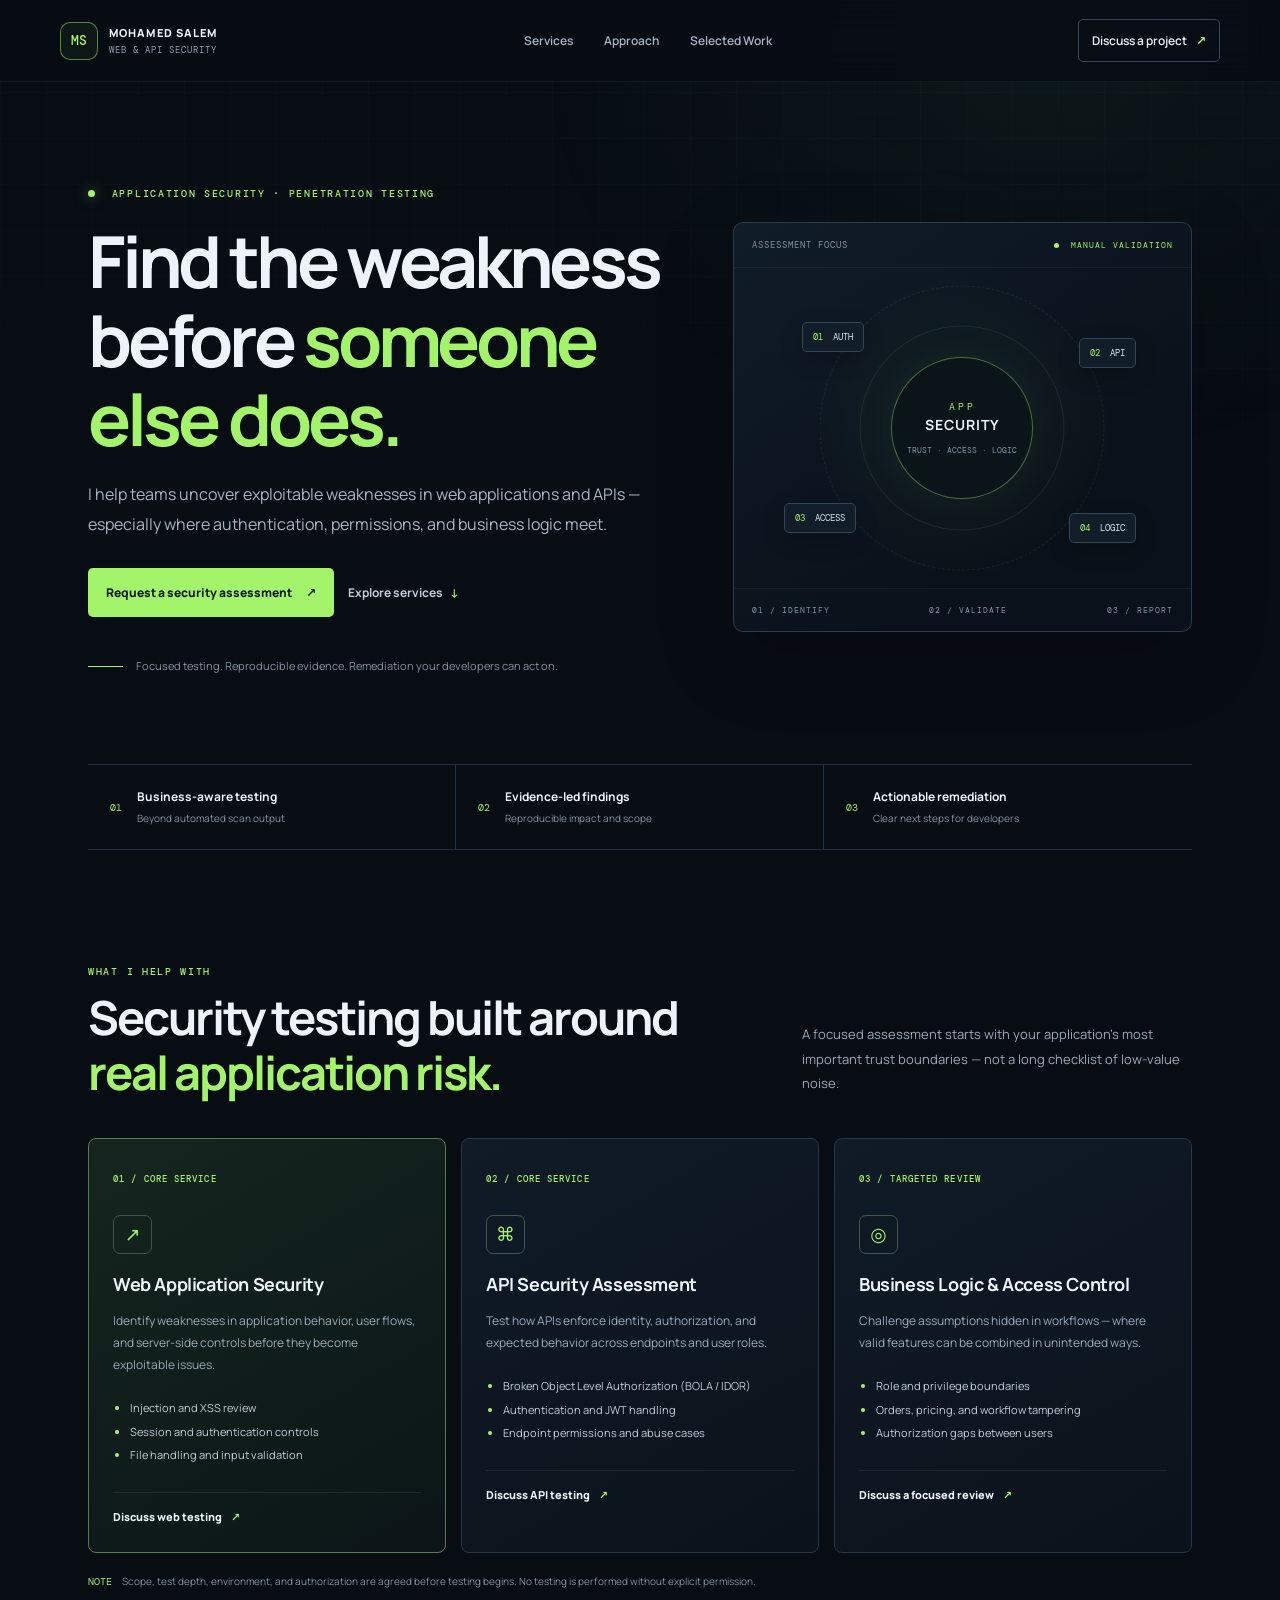
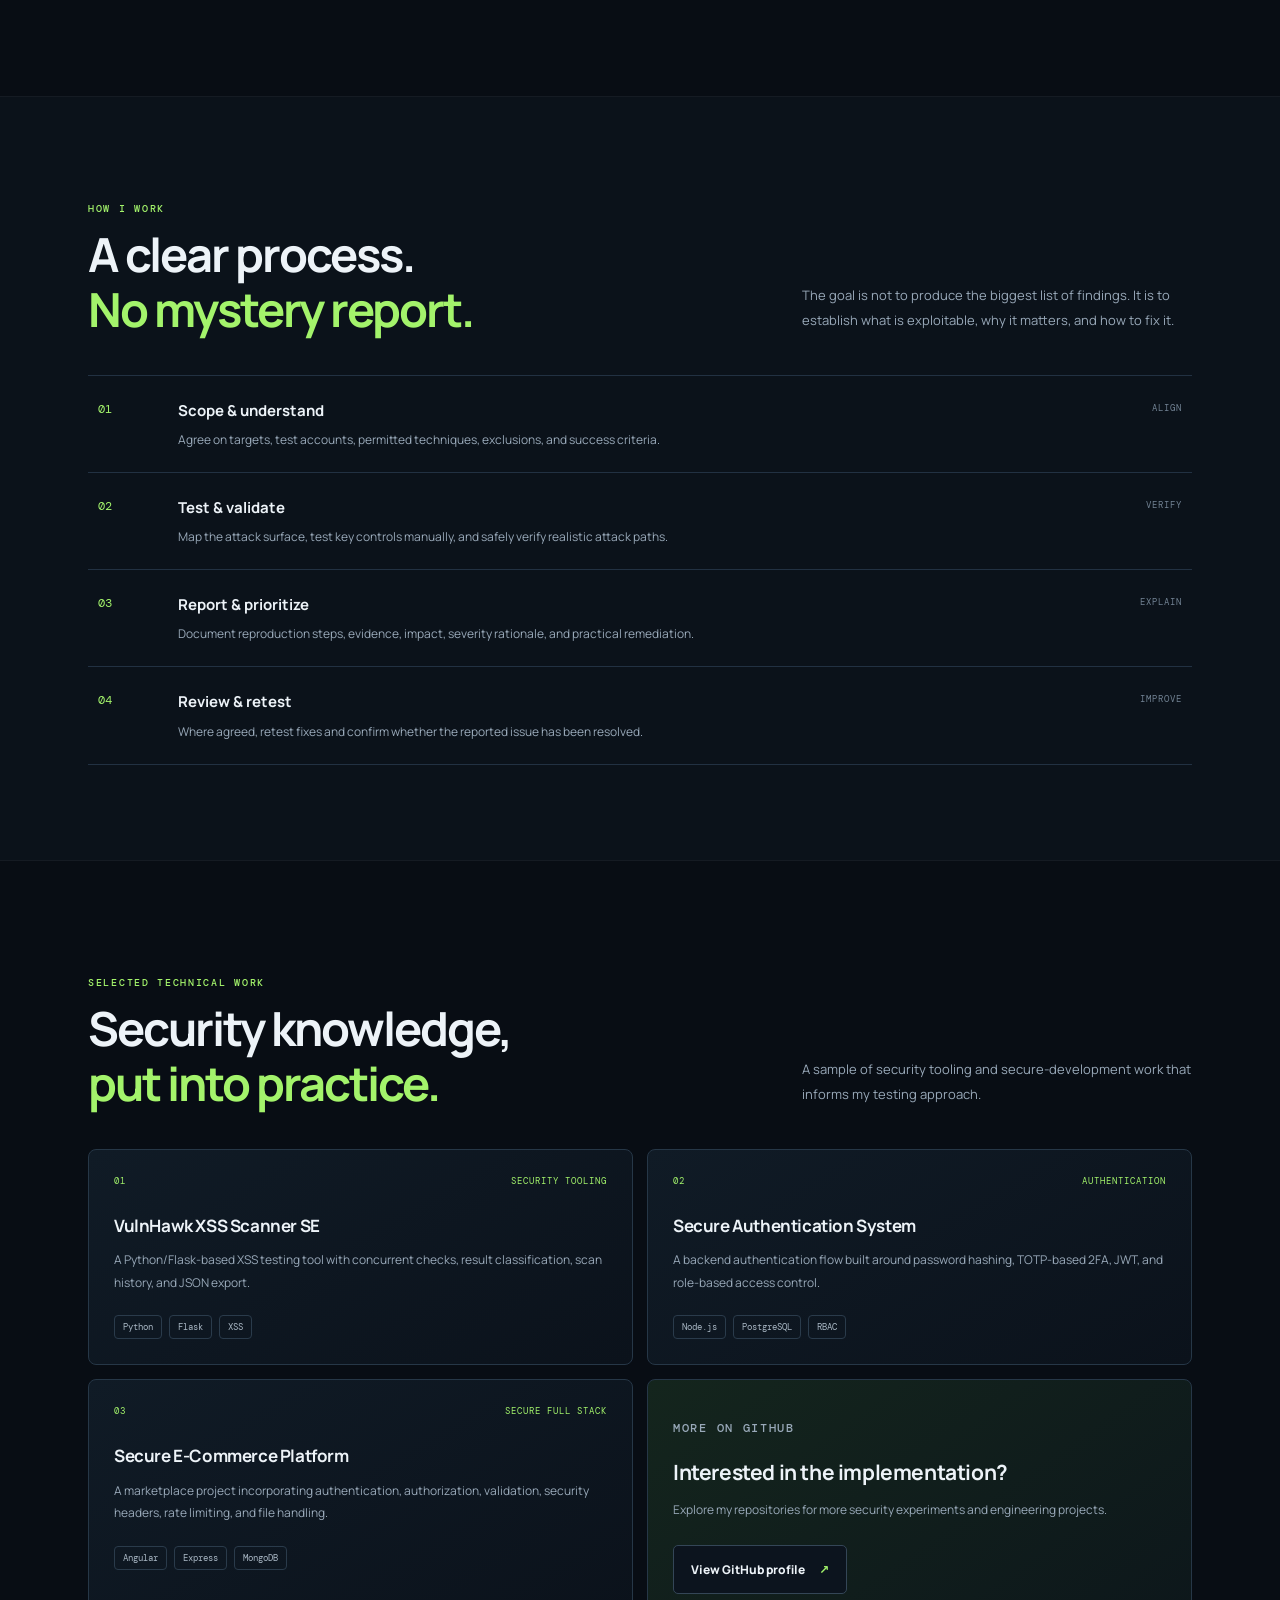
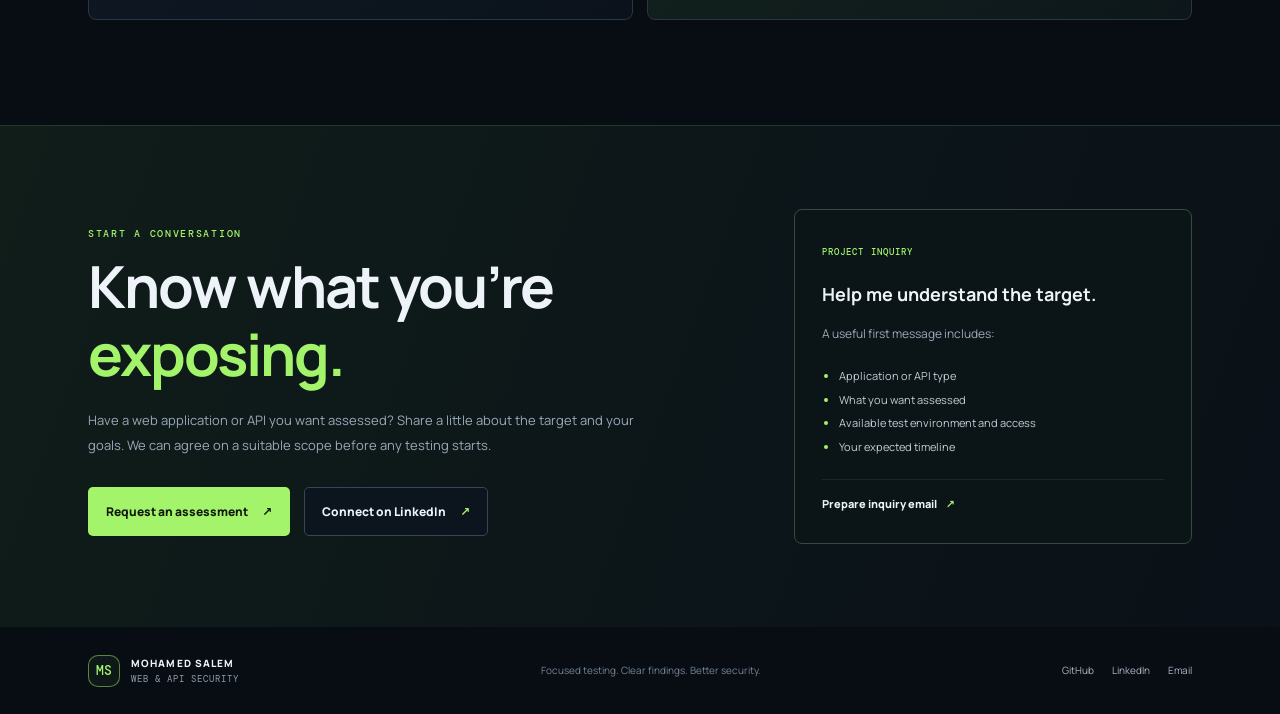
<file: index.html>
<!doctype html>
<html lang="en">
<head>
  <meta charset="utf-8">
  <meta name="viewport" content="width=device-width, initial-scale=1">
  <meta name="theme-color" content="#080d14">
  <title>Mohamed Salem Mohamed | Web & API Security Assessment</title>
  <meta name="description" content="Mohamed Salem Mohamed is a cybersecurity engineer focused on web application security, API penetration testing, access control, and business logic assessments.">
  <meta name="robots" content="index, follow, max-image-preview:large">
  <link rel="canonical" href="https://mo7amedsalem1.github.io/">
  <meta name="author" content="Mohamed Salem Mohamed">
  <meta name="keywords" content="Mohamed Salem, Mohamed Salem Mohamed, Mohamed Salem cybersecurity, web application security, API penetration testing, penetration tester Egypt, application security consultant">
  <meta property="og:title" content="Mohamed Salem Mohamed | Web Application & API Security">
  <meta property="og:description" content="Official portfolio of Mohamed Salem Mohamed — focused web application security, API testing, access control, and business logic assessments.">
  <meta property="og:type" content="website">
  <meta property="og:url" content="https://mo7amedsalem1.github.io/">
  <meta name="twitter:card" content="summary">
  <meta name="twitter:title" content="Mohamed Salem Mohamed | Web & API Security">
  <meta name="twitter:description" content="Cybersecurity engineer focused on web application security, API testing, and access control.">
  <script type="application/ld+json">
  {
    "@context": "https://schema.org",
    "@type": "Person",
    "name": "Mohamed Salem Mohamed",
    "alternateName": ["Mohamed Salem", "Mohamed S. Mohamed"],
    "url": "https://mo7amedsalem1.github.io/",
    "jobTitle": "Cybersecurity Engineer",
    "description": "Cybersecurity engineer focused on web application security, API penetration testing, access control, and business logic assessments.",
    "knowsAbout": ["Web Application Security", "API Security", "Penetration Testing", "Access Control", "Business Logic Testing", "Secure Backend Development"],
    "sameAs": [
      "https://github.com/mo7amedsalem1",
      "https://www.linkedin.com/in/mohvmed-svlem"
    ]
  }
  </script>
  <link rel="preconnect" href="https://fonts.googleapis.com">
  <link rel="preconnect" href="https://fonts.gstatic.com" crossorigin>
  <link href="https://fonts.googleapis.com/css2?family=DM+Mono:wght@400;500&family=Manrope:wght@400;500;600;700;800&display=swap" rel="stylesheet">
  <link rel="stylesheet" href="style.css">
</head>
<body>
  <header class="site-header">
    <a class="wordmark" href="#home" aria-label="Mohamed Salem home"><span class="mark">MS</span><span>MOHAMED SALEM<small>WEB & API SECURITY</small></span></a>
    <nav aria-label="Main navigation">
      <a href="#services">Services</a><a href="#approach">Approach</a><a href="#work">Selected Work</a>
    </nav>
    <a class="header-cta" href="#contact">Discuss a project <span>↗</span></a>
  </header>

  <main>
    <section class="hero section-wrap" id="home">
      <div class="hero-copy">
        <p class="eyebrow"><span class="pulse"></span> APPLICATION SECURITY · PENETRATION TESTING</p>
        <h1>Find the weakness<br>before <em>someone else does.</em></h1>
        <p class="hero-lead">I help teams uncover exploitable weaknesses in web applications and APIs — especially where authentication, permissions, and business logic meet.</p>
        <div class="hero-actions">
          <a class="button button-primary" href="#contact">Request a security assessment <span>↗</span></a>
          <a class="text-link" href="#services">Explore services <span>↓</span></a>
        </div>
        <div class="hero-proof"><span class="proof-line"></span><p>Focused testing. Reproducible evidence. Remediation your developers can act on.</p></div>
      </div>
      <aside class="hero-visual" aria-label="Security assessment focus areas">
        <div class="visual-top"><span>ASSESSMENT FOCUS</span><span class="status"><i></i> MANUAL VALIDATION</span></div>
        <div class="visual-main">
          <div class="orbit orbit-one"></div><div class="orbit orbit-two"></div>
          <div class="core"><span>APP</span><b>SECURITY</b><small>TRUST · ACCESS · LOGIC</small></div>
          <span class="node node-a">01 <b>AUTH</b></span><span class="node node-b">02 <b>API</b></span><span class="node node-c">03 <b>ACCESS</b></span><span class="node node-d">04 <b>LOGIC</b></span>
        </div>
        <div class="visual-bottom"><span>01 / IDENTIFY</span><span>02 / VALIDATE</span><span>03 / REPORT</span></div>
      </aside>
    </section>

    <section class="value-strip" aria-label="Assessment principles">
      <div><span>01</span><p><b>Business-aware testing</b><small>Beyond automated scan output</small></p></div>
      <div><span>02</span><p><b>Evidence-led findings</b><small>Reproducible impact and scope</small></p></div>
      <div><span>03</span><p><b>Actionable remediation</b><small>Clear next steps for developers</small></p></div>
    </section>

    <section class="section-wrap section-block" id="services">
      <div class="section-heading"><div><p class="eyebrow">WHAT I HELP WITH</p><h2>Security testing built around<br><em>real application risk.</em></h2></div><p class="section-intro">A focused assessment starts with your application’s most important trust boundaries — not a long checklist of low-value noise.</p></div>
      <div class="service-grid">
        <article class="service-card service-featured"><span class="service-index">01 / CORE SERVICE</span><div class="service-icon">↗</div><h3>Web Application Security</h3><p>Identify weaknesses in application behavior, user flows, and server-side controls before they become exploitable issues.</p><ul><li>Injection and XSS review</li><li>Session and authentication controls</li><li>File handling and input validation</li></ul><a href="#contact">Discuss web testing <span>↗</span></a></article>
        <article class="service-card"><span class="service-index">02 / CORE SERVICE</span><div class="service-icon">⌘</div><h3>API Security Assessment</h3><p>Test how APIs enforce identity, authorization, and expected behavior across endpoints and user roles.</p><ul><li>Broken Object Level Authorization (BOLA / IDOR)</li><li>Authentication and JWT handling</li><li>Endpoint permissions and abuse cases</li></ul><a href="#contact">Discuss API testing <span>↗</span></a></article>
        <article class="service-card"><span class="service-index">03 / TARGETED REVIEW</span><div class="service-icon">◎</div><h3>Business Logic & Access Control</h3><p>Challenge assumptions hidden in workflows — where valid features can be combined in unintended ways.</p><ul><li>Role and privilege boundaries</li><li>Orders, pricing, and workflow tampering</li><li>Authorization gaps between users</li></ul><a href="#contact">Discuss a focused review <span>↗</span></a></article>
      </div>
      <p class="scope-note"><span>NOTE</span> Scope, test depth, environment, and authorization are agreed before testing begins. No testing is performed without explicit permission.</p>
    </section>

    <section class="approach-section" id="approach">
      <div class="section-wrap section-block">
        <div class="section-heading"><div><p class="eyebrow">HOW I WORK</p><h2>A clear process.<br><em>No mystery report.</em></h2></div><p class="section-intro">The goal is not to produce the biggest list of findings. It is to establish what is exploitable, why it matters, and how to fix it.</p></div>
        <div class="steps">
          <article><span>01</span><div><h3>Scope & understand</h3><p>Agree on targets, test accounts, permitted techniques, exclusions, and success criteria.</p></div><small>ALIGN</small></article>
          <article><span>02</span><div><h3>Test & validate</h3><p>Map the attack surface, test key controls manually, and safely verify realistic attack paths.</p></div><small>VERIFY</small></article>
          <article><span>03</span><div><h3>Report & prioritize</h3><p>Document reproduction steps, evidence, impact, severity rationale, and practical remediation.</p></div><small>EXPLAIN</small></article>
          <article><span>04</span><div><h3>Review & retest</h3><p>Where agreed, retest fixes and confirm whether the reported issue has been resolved.</p></div><small>IMPROVE</small></article>
        </div>
      </div>
    </section>

    <section class="section-wrap section-block" id="work">
      <div class="section-heading"><div><p class="eyebrow">SELECTED TECHNICAL WORK</p><h2>Security knowledge,<br><em>put into practice.</em></h2></div><p class="section-intro">A sample of security tooling and secure-development work that informs my testing approach.</p></div>
      <div class="work-grid">
        <article class="work-card"><div class="work-meta"><span>01</span><span>SECURITY TOOLING</span></div><h3>VulnHawk XSS Scanner SE</h3><p>A Python/Flask-based XSS testing tool with concurrent checks, result classification, scan history, and JSON export.</p><div class="chips"><span>Python</span><span>Flask</span><span>XSS</span></div></article>
        <article class="work-card"><div class="work-meta"><span>02</span><span>AUTHENTICATION</span></div><h3>Secure Authentication System</h3><p>A backend authentication flow built around password hashing, TOTP-based 2FA, JWT, and role-based access control.</p><div class="chips"><span>Node.js</span><span>PostgreSQL</span><span>RBAC</span></div></article>
        <article class="work-card"><div class="work-meta"><span>03</span><span>SECURE FULL STACK</span></div><h3>Secure E-Commerce Platform</h3><p>A marketplace project incorporating authentication, authorization, validation, security headers, rate limiting, and file handling.</p><div class="chips"><span>Angular</span><span>Express</span><span>MongoDB</span></div></article>
        <article class="work-card work-cta"><p class="eyebrow">MORE ON GITHUB</p><h3>Interested in the implementation?</h3><p>Explore my repositories for more security experiments and engineering projects.</p><a class="button button-secondary" href="https://github.com/mo7amedsalem1" target="_blank" rel="noreferrer">View GitHub profile <span>↗</span></a></article>
      </div>
    </section>

    <section class="contact-section" id="contact">
      <div class="section-wrap contact-inner">
        <div><p class="eyebrow">START A CONVERSATION</p><h2>Know what you’re<br><em>exposing.</em></h2><p class="contact-copy">Have a web application or API you want assessed? Share a little about the target and your goals. We can agree on a suitable scope before any testing starts.</p>
          <div class="contact-links"><a href="mailto:eng-mohamedsalem@outlook.com?subject=Security%20Assessment%20Inquiry" class="button button-primary">Request an assessment <span>↗</span></a><a href="https://www.linkedin.com/in/mohvmed-svlem" target="_blank" rel="noreferrer" class="button button-secondary">Connect on LinkedIn <span>↗</span></a></div>
        </div>
        <aside class="contact-card"><span class="service-index">PROJECT INQUIRY</span><h3>Help me understand the target.</h3><p>A useful first message includes:</p><ul><li>Application or API type</li><li>What you want assessed</li><li>Available test environment and access</li><li>Your expected timeline</li></ul><a href="mailto:eng-mohamedsalem@outlook.com?subject=Security%20Assessment%20Inquiry&body=Hello%20Mohamed%2C%0A%0AI%27d%20like%20to%20discuss%20a%20security%20assessment.%0A%0AApplication%20or%20API%3A%0AScope%3A%0ATest%20environment%2Faccess%3A%0ATimeline%3A%0A%0AWe%20can%20confirm%20written%20authorization%20and%20scope%20before%20testing.%0A">Prepare inquiry email <span>↗</span></a></aside>
      </div>
    </section>
  </main>
  <footer class="site-footer"><a class="wordmark" href="#home"><span class="mark">MS</span><span>MOHAMED SALEM<small>WEB & API SECURITY</small></span></a><p>Focused testing. Clear findings. Better security.</p><div><a href="https://github.com/mo7amedsalem1" target="_blank" rel="noreferrer">GitHub</a><a href="https://www.linkedin.com/in/mohvmed-svlem" target="_blank" rel="noreferrer">LinkedIn</a><a href="mailto:eng-mohamedsalem@outlook.com">Email</a></div></footer>
  <script src="script.js"></script>
</body>
</html>
</file>
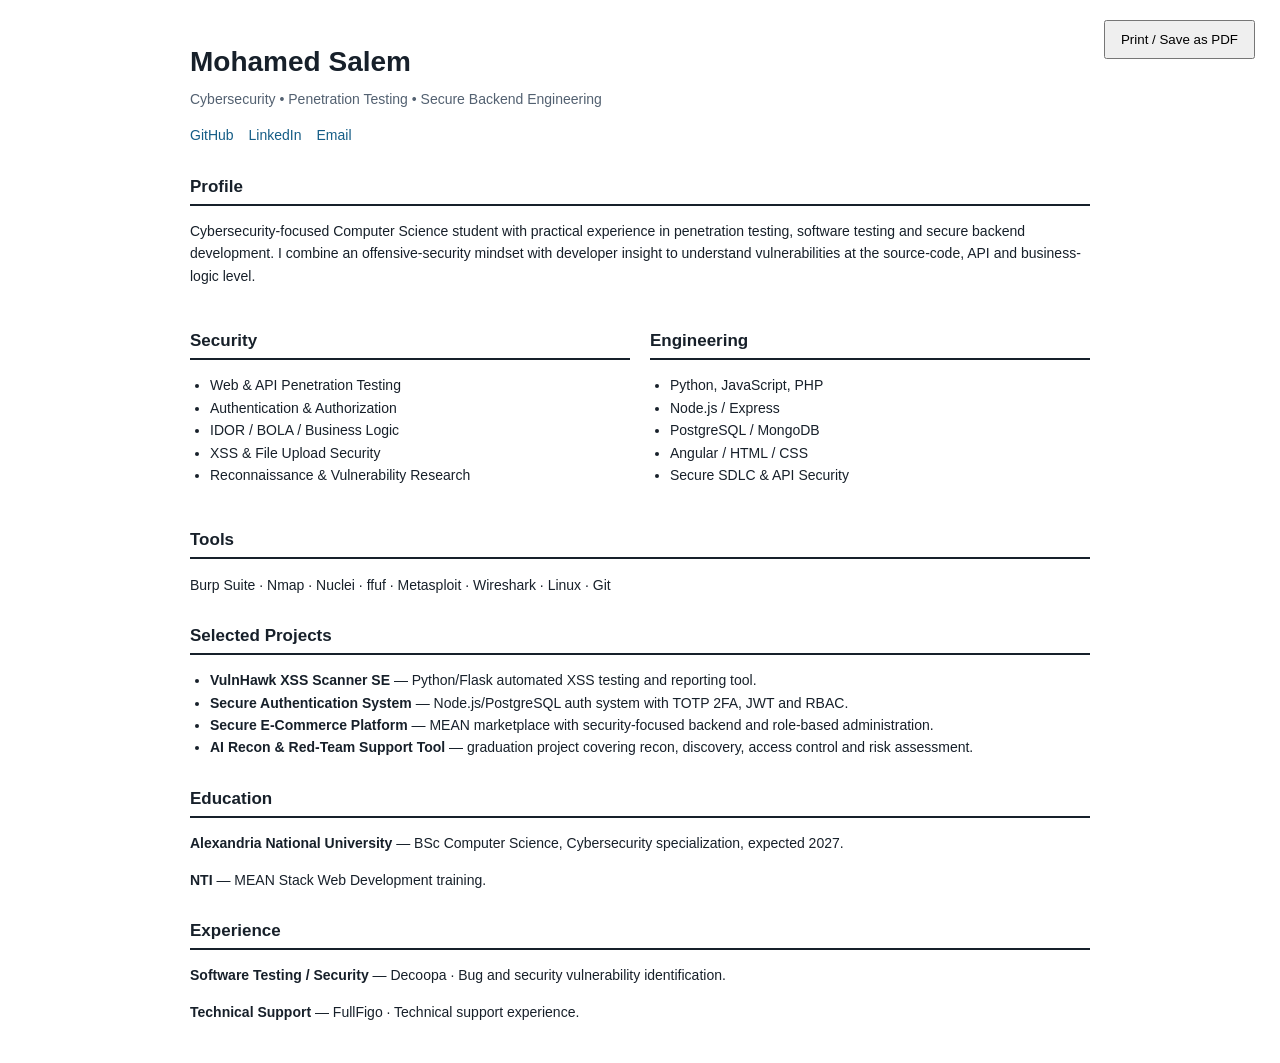
<file: Mohamed-Salem-CV.html>
<!doctype html><html lang="en"><head><meta charset="utf-8"><meta name="viewport" content="width=device-width,initial-scale=1"><title>Mohamed Salem — CV</title><style>@page{margin:18mm}body{font:14px/1.6 Arial,sans-serif;color:#17202a;max-width:900px;margin:40px auto;padding:0 25px}h1{margin-bottom:3px}h2{font-size:17px;border-bottom:2px solid #17202a;padding-bottom:4px;margin-top:26px}.muted{color:#536171}.links a{color:#155d86;text-decoration:none;margin-right:15px}.grid{display:grid;grid-template-columns:1fr 1fr;gap:20px}ul{padding-left:20px}button{position:fixed;right:25px;top:20px;padding:10px 15px;cursor:pointer}@media print{button{display:none}}@media(max-width:650px){.grid{grid-template-columns:1fr}}</style></head><body><button onclick="window.print()">Print / Save as PDF</button><h1>Mohamed Salem</h1><div class="muted">Cybersecurity • Penetration Testing • Secure Backend Engineering</div><p class="links"><a href="https://github.com/mo7amedsalem1">GitHub</a><a href="https://www.linkedin.com/in/mohvmed-svlem">LinkedIn</a><a href="mailto:eng-mohamedsalem@outlook.com">Email</a></p><h2>Profile</h2><p>Cybersecurity-focused Computer Science student with practical experience in penetration testing, software testing and secure backend development. I combine an offensive-security mindset with developer insight to understand vulnerabilities at the source-code, API and business-logic level.</p><div class="grid"><div><h2>Security</h2><ul><li>Web & API Penetration Testing</li><li>Authentication & Authorization</li><li>IDOR / BOLA / Business Logic</li><li>XSS & File Upload Security</li><li>Reconnaissance & Vulnerability Research</li></ul></div><div><h2>Engineering</h2><ul><li>Python, JavaScript, PHP</li><li>Node.js / Express</li><li>PostgreSQL / MongoDB</li><li>Angular / HTML / CSS</li><li>Secure SDLC & API Security</li></ul></div></div><h2>Tools</h2><p>Burp Suite · Nmap · Nuclei · ffuf · Metasploit · Wireshark · Linux · Git</p><h2>Selected Projects</h2><ul><li><b>VulnHawk XSS Scanner SE</b> — Python/Flask automated XSS testing and reporting tool.</li><li><b>Secure Authentication System</b> — Node.js/PostgreSQL auth system with TOTP 2FA, JWT and RBAC.</li><li><b>Secure E-Commerce Platform</b> — MEAN marketplace with security-focused backend and role-based administration.</li><li><b>AI Recon & Red-Team Support Tool</b> — graduation project covering recon, discovery, access control and risk assessment.</li></ul><h2>Education</h2><p><b>Alexandria National University</b> — BSc Computer Science, Cybersecurity specialization, expected 2027.</p><p><b>NTI</b> — MEAN Stack Web Development training.</p><h2>Experience</h2><p><b>Software Testing / Security</b> — Decoopa · Bug and security vulnerability identification.</p><p><b>Technical Support</b> — FullFigo · Technical support experience.</p></body></html>
</file>
<file: style.css>
:root{--bg:#080d14;--panel:#0d1520;--panel2:#111d2a;--line:#223142;--text:#edf3f8;--muted:#99a9b9;--green:#a3f36b;--blue:#7bc7ff;--mono:"DM Mono",monospace;--sans:"Manrope",system-ui,sans-serif}
*{box-sizing:border-box}html{scroll-behavior:smooth;scroll-padding-top:90px}body{margin:0;background:var(--bg);color:var(--text);font:15px/1.75 var(--sans);-webkit-font-smoothing:antialiased}body:before{content:"";position:fixed;inset:0;z-index:-1;pointer-events:none;background:radial-gradient(ellipse at 82% 6%,#19332a50,transparent 34%),linear-gradient(#ffffff04 1px,transparent 1px),linear-gradient(90deg,#ffffff04 1px,transparent 1px);background-size:auto,46px 46px,46px 46px;mask-image:linear-gradient(#000,transparent 85%)}a{color:inherit;text-decoration:none}button,a{-webkit-tap-highlight-color:transparent}.site-header{height:82px;padding:0 max(28px,calc((100vw - 1160px)/2));display:flex;align-items:center;justify-content:space-between;gap:25px;border-bottom:1px solid #ffffff0d;background:#080d14e8;backdrop-filter:blur(18px);position:sticky;top:0;z-index:20}.wordmark{display:flex;align-items:center;gap:11px;flex-shrink:0}.mark{width:38px;height:38px;border:1px solid #a3f36b80;border-radius:10px;display:grid;place-items:center;color:var(--green);font:500 13px var(--mono);background:#a3f36b0c}.wordmark>span:last-child{font-size:11px;font-weight:800;letter-spacing:1.1px;line-height:1.4}.wordmark small{display:block;color:#8e9eae;font:9px var(--mono);letter-spacing:1px;margin-top:3px}.site-header nav{display:flex;align-items:center;gap:31px}.site-header nav a,.header-cta{font-size:12px;color:#a7b4c2;font-weight:600;transition:color .2s}.site-header nav a:hover,.site-footer a:hover{color:var(--green)}.header-cta{border:1px solid #344657;border-radius:5px;padding:10px 13px;color:var(--text)}.header-cta span,.button span,.service-card>a span,.contact-card>a span{color:var(--green);margin-left:7px}.section-wrap{max-width:1160px;margin:0 auto;padding-left:28px;padding-right:28px}.hero{min-height:640px;padding-top:95px;padding-bottom:88px;display:grid;grid-template-columns:1.12fr .88fr;gap:60px;align-items:center}.eyebrow,.service-index{font:500 10px var(--mono);letter-spacing:1.7px;color:var(--green)}.pulse{display:inline-block;width:7px;height:7px;background:var(--green);border-radius:50%;box-shadow:0 0 13px #a3f36b80;margin-right:9px}.hero h1{font-size:clamp(43px,5.6vw,72px);letter-spacing:-3.9px;line-height:1.1;margin:22px 0 20px;font-weight:700}.hero h1 em,h2 em{font-style:normal;color:var(--green)}.hero-lead{max-width:610px;color:#a8b6c4;font-size:16px;line-height:1.9}.hero-actions,.contact-links{display:flex;gap:14px;align-items:center;flex-wrap:wrap;margin-top:29px}.button{display:inline-flex;align-items:center;justify-content:center;gap:7px;padding:13px 17px;border:1px solid transparent;border-radius:5px;font-size:12px;font-weight:800;transition:transform .2s,border-color .2s,background .2s}.button:hover{transform:translateY(-2px)}.button-primary{background:var(--green);color:#10180b}.button-primary span{color:#10180b}.button-secondary{border-color:#344657;background:#0c141e;color:var(--text)}.button-secondary:hover{border-color:var(--green)}.text-link{font-size:12px;color:#c3ced8;font-weight:700}.text-link span{color:var(--green);margin-left:5px}.hero-proof{display:flex;gap:13px;align-items:center;margin-top:40px;max-width:490px}.proof-line{height:1px;width:35px;background:var(--green);flex-shrink:0}.hero-proof p{font-size:11px;color:#8192a3;margin:0;line-height:1.7}.hero-visual{border:1px solid #2b3d4d;border-radius:10px;background:linear-gradient(145deg,#101c27,#0a111a 70%);box-shadow:0 25px 80px #0003;overflow:hidden;position:relative}.visual-top,.visual-bottom{display:flex;align-items:center;justify-content:space-between;gap:12px;padding:16px 18px;color:#8193a4;font:9px var(--mono);letter-spacing:1px}.visual-top{border-bottom:1px solid #ffffff0d}.status{color:var(--green);font-size:8px}.status i{display:inline-block;width:5px;height:5px;background:var(--green);border-radius:50%;margin-right:6px}.visual-main{height:320px;position:relative;display:grid;place-items:center;overflow:hidden;background:radial-gradient(circle at center,#a3f36b0d,transparent 55%)}.orbit{position:absolute;aspect-ratio:1;border:1px solid #6c9b6b25;border-radius:50%;top:50%;left:50%;transform:translate(-50%,-50%)}.orbit-one{width:205px}.orbit-two{width:285px;border-style:dashed;border-color:#6c9b6b20}.core{position:relative;z-index:2;width:142px;height:142px;border:1px solid #a3f36b66;border-radius:50%;display:flex;align-items:center;justify-content:center;flex-direction:column;background:#0b1519;box-shadow:0 0 45px #a3f36b0b}.core span{font:10px var(--mono);color:var(--green);letter-spacing:3px}.core b{font-size:14px;letter-spacing:1px}.core small{font:8px var(--mono);color:#8192a1;margin-top:8px}.node{position:absolute;z-index:3;padding:8px 10px;background:#111e29;border:1px solid #314657;border-radius:5px;color:var(--green);font:9px var(--mono);box-shadow:0 7px 22px #0003}.node b{color:#dbe5ed;font-weight:400;margin-left:5px}.node-a{top:17%;left:15%}.node-b{top:22%;right:12%}.node-c{bottom:17%;left:11%}.node-d{bottom:14%;right:12%}.visual-bottom{border-top:1px solid #ffffff0d;font-size:8px}.value-strip{display:grid;grid-template-columns:repeat(3,1fr);max-width:1104px;margin:0 auto;border-top:1px solid var(--line);border-bottom:1px solid var(--line)}.value-strip>div{display:flex;gap:15px;align-items:center;padding:23px 22px;border-right:1px solid var(--line)}.value-strip>div:last-child{border:0}.value-strip>div>span{font:10px var(--mono);color:var(--green)}.value-strip p{margin:0;display:flex;flex-direction:column;line-height:1.55}.value-strip b{font-size:12px}.value-strip small{font-size:10px;color:#8393a3;margin-top:4px}.section-block{padding-top:105px;padding-bottom:105px}.section-heading{display:flex;align-items:end;justify-content:space-between;gap:45px;margin-bottom:38px}.section-heading h2,.contact-inner h2{font-size:clamp(32px,4vw,47px);letter-spacing:-2px;line-height:1.17;margin:12px 0 0}.section-intro{max-width:390px;margin:0 0 4px;color:var(--muted);font-size:13px;line-height:1.9}.service-grid{display:grid;grid-template-columns:repeat(3,1fr);gap:15px}.service-card{padding:25px 24px 23px;border:1px solid #263747;border-radius:8px;background:linear-gradient(150deg,#101b26,#0b121b);min-width:0;transition:transform .2s,border-color .2s}.service-card:hover,.work-card:hover{transform:translateY(-3px);border-color:#4b6c56}.service-featured{border-color:#587a4d;background:linear-gradient(150deg,#15251e,#0b1518)}.service-index{font-size:9px;letter-spacing:1.1px}.service-icon{width:39px;height:39px;display:grid;place-items:center;border:1px solid #40564a;border-radius:7px;color:var(--green);font-size:19px;margin:25px 0 18px}.service-card h3,.work-card h3{font-size:18px;letter-spacing:-.4px;line-height:1.4;margin:0 0 12px}.service-card p,.work-card p{color:var(--muted);font-size:12px;line-height:1.85}.service-card ul,.contact-card ul{padding:0 0 0 17px;margin:20px 0 25px;color:#c2ced8;font-size:11px;line-height:2.15}.service-card li::marker,.contact-card li::marker{color:var(--green)}.service-card>a,.contact-card>a{display:inline-block;padding-top:14px;border-top:1px solid #ffffff13;width:100%;font-size:11px;font-weight:800}.scope-note{margin:20px 0 0;color:#8091a1;font-size:10px!important}.scope-note span{font:10px var(--mono);color:var(--green);margin-right:8px}.approach-section{background:#0b121a;border-top:1px solid #ffffff0a;border-bottom:1px solid #ffffff0a}.approach-section .section-block{padding-top:95px;padding-bottom:95px}.steps{border-top:1px solid var(--line)}.steps article{display:grid;grid-template-columns:60px 1fr 100px;gap:20px;align-items:start;padding:22px 10px;border-bottom:1px solid var(--line)}.steps article>span{font:12px var(--mono);color:var(--green);padding-top:3px}.steps h3{font-size:15px;margin:0 0 5px}.steps p{font-size:12px;color:var(--muted);margin:0;max-width:640px}.steps article>small{justify-self:end;color:#728394;font:9px var(--mono);letter-spacing:1px;padding-top:4px}.work-grid{display:grid;grid-template-columns:repeat(2,1fr);gap:14px}.work-card{border:1px solid #263747;background:linear-gradient(150deg,#101b26,#0b121b);border-radius:8px;padding:25px;transition:transform .2s,border-color .2s}.work-meta{display:flex;justify-content:space-between;color:var(--green);font:9px var(--mono);letter-spacing:1px;margin-bottom:27px}.work-card h3{font-size:17px}.work-card p{min-height:48px}.chips{display:flex;gap:7px;flex-wrap:wrap;margin-top:18px}.chips span{font:9px var(--mono);color:#aab8c5;padding:5px 8px;border:1px solid #2a3b4b;border-radius:4px}.work-cta{background:linear-gradient(145deg,#14251d,#0d171b)}.work-cta h3{font-size:21px;margin-top:18px}.work-cta p{min-height:0}.work-cta .button{margin-top:12px}.contact-section{background:linear-gradient(110deg,#101d19,#0c1519 60%,#0a1118);border-top:1px solid #24372d}.contact-inner{padding-top:83px;padding-bottom:83px;display:grid;grid-template-columns:1.1fr .7fr;align-items:center;gap:80px}.contact-inner h2{font-size:clamp(39px,5vw,58px)}.contact-copy{max-width:570px;color:var(--muted);font-size:13px;line-height:1.9;margin-top:20px}.contact-card{border:1px solid #344c40;background:#0b1417;border-radius:8px;padding:27px}.contact-card h3{font-size:18px;margin:16px 0 7px}.contact-card>p{color:var(--muted);font-size:12px}.contact-card ul{margin-bottom:20px}.site-footer{max-width:1160px;margin:auto;padding:25px 28px;display:flex;align-items:center;justify-content:space-between;gap:20px}.site-footer>p{color:#748494;font-size:10px}.site-footer>div{display:flex;gap:18px}.site-footer>div a{font-size:10px;color:#a9b6c3}.site-footer .mark{width:32px;height:32px}.site-footer .wordmark>span:last-child{font-size:10px}
@media(max-width:900px){.hero{gap:32px;padding-top:75px;min-height:0}.hero h1{font-size:clamp(42px,6vw,59px);letter-spacing:-2.8px}.visual-main{height:280px}.section-heading{align-items:start;flex-direction:column;gap:15px}.section-intro{max-width:600px}.service-card{padding:21px 18px}.contact-inner{gap:35px}.value-strip{margin:0 28px}}
@media(max-width:680px){.site-header{height:70px;padding:0 18px}.site-header nav{display:none}.header-cta{font-size:10px;padding:9px}.wordmark>span:last-child{font-size:10px}.hero{grid-template-columns:1fr;padding:64px 20px 55px;gap:40px}.hero h1{font-size:clamp(43px,10vw,60px);letter-spacing:-2.7px}.hero-lead{font-size:14px}.hero-proof{margin-top:28px}.hero-visual{max-width:510px;width:100%;margin:auto}.visual-main{height:275px}.value-strip{grid-template-columns:1fr;margin:0 20px}.value-strip>div{border-right:0;border-bottom:1px solid var(--line);padding:17px 13px}.value-strip>div:last-child{border-bottom:0}.section-wrap{padding-left:20px;padding-right:20px}.section-block,.approach-section .section-block{padding-top:72px;padding-bottom:72px}.section-heading h2{font-size:35px}.service-grid{grid-template-columns:1fr}.service-card{padding:24px}.service-icon{margin-top:20px}.service-card p{max-width:500px}.steps article{grid-template-columns:35px 1fr;gap:12px;padding:19px 0}.steps article>small{display:none}.work-grid{grid-template-columns:1fr}.work-card p{min-height:0}.contact-inner{grid-template-columns:1fr;padding-top:68px;padding-bottom:68px;gap:32px}.contact-inner h2{font-size:47px}.contact-links{align-items:stretch}.contact-links .button{flex:1}.contact-card{padding:23px}.site-footer{padding:22px 20px;flex-wrap:wrap}.site-footer>p{order:3;width:100%;margin:0}.site-footer>div{gap:12px}}
@media(max-width:390px){.wordmark small{font-size:8px}.header-cta{font-size:9px}.hero h1{font-size:41px}.hero-actions{align-items:flex-start;flex-direction:column}.button{width:100%}.visual-top{font-size:8px;padding:13px}.status{font-size:7px}.visual-main{height:245px}.orbit-one{width:175px}.orbit-two{width:245px}.node-a{left:6%}.node-b{right:5%}.node-c{left:4%}.node-d{right:5%}.visual-bottom{font-size:7px;padding:13px 10px}.contact-links{flex-direction:column}}
@media(prefers-reduced-motion:reduce){html{scroll-behavior:auto}*,*:before,*:after{animation:none!important;transition:none!important}}
</file>
